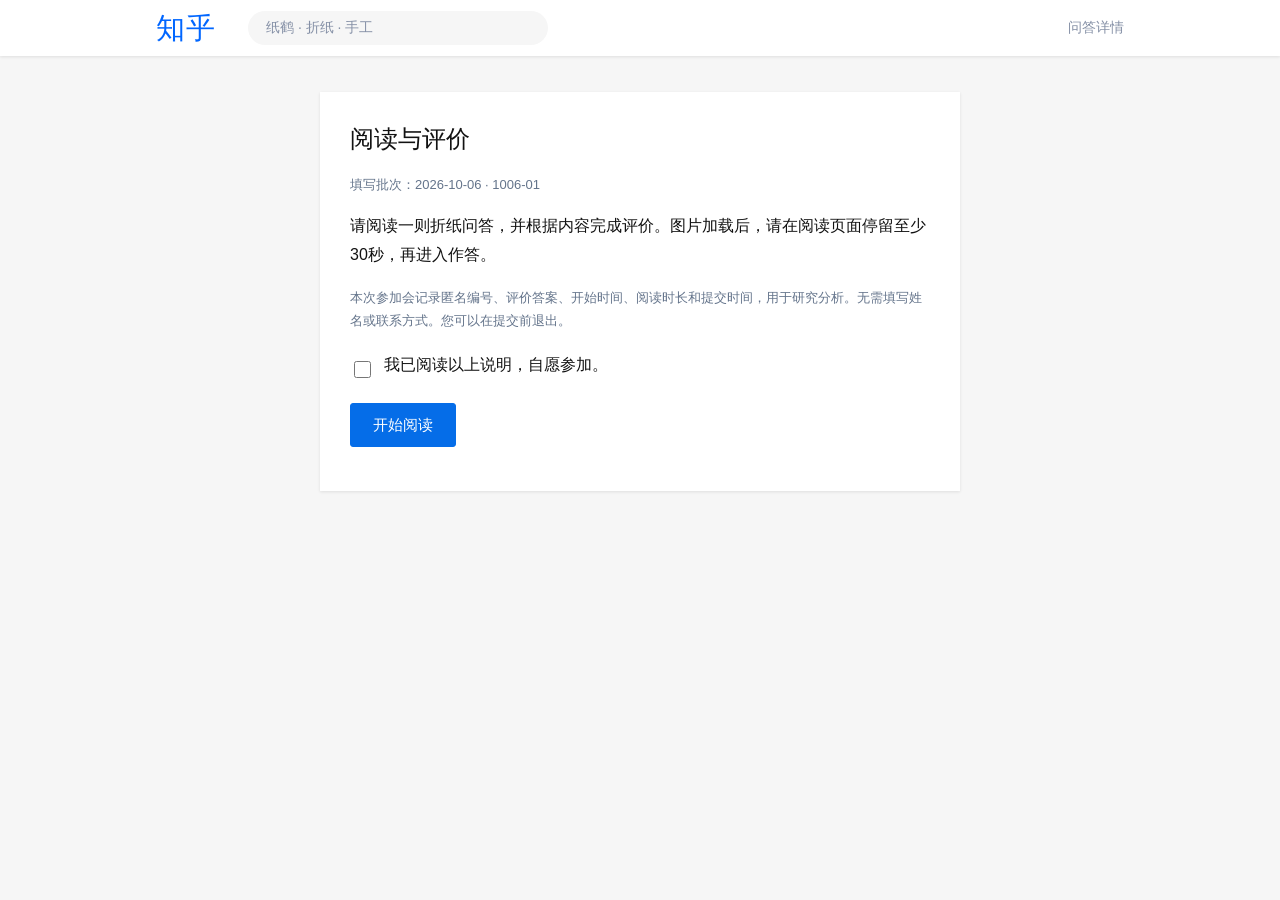
<file: index.html>
<!doctype html><html lang="zh-CN"><head><meta charset="utf-8"><meta name="viewport" content="width=device-width,initial-scale=1"><meta name="robots" content="noindex,follow"><link rel="icon" href="data:,"><title>阅读与评价</title><link rel="stylesheet" href="assets/style.css?v=2026-10-06-1006-01"><script src="assets/config.js" defer></script><script src="assets/app.js?v=2026-10-06-1006-01" defer></script></head><body data-page="entry"><header class="site-header"><div class="header-inner"><span class="wordmark" aria-label="知乎">知乎</span><span class="search-look">纸鹤 · 折纸 · 手工</span><span class="header-label">问答详情</span></div></header><noscript><p class="form-card">本次参加需要启用浏览器脚本，以记录阅读时间和保存答卷。请启用后从首页开始。</p></noscript><main class="form-card entry"><h1>阅读与评价</h1><p class="flow-note">填写批次：2026-10-06 · 1006-01</p><p>请阅读一则折纸问答，并根据内容完成评价。图片加载后，请在阅读页面停留至少30秒，再进入作答。</p><p class="flow-note">本次参加会记录匿名编号、评价答案、开始时间、阅读时长和提交时间，用于研究分析。无需填写姓名或联系方式。您可以在提交前退出。</p><form id="entry-form"><label class="consent"><input type="checkbox" name="consent" required><span>我已阅读以上说明，自愿参加。</span></label><button class="primary-button" id="start-button" type="submit">开始阅读</button><p class="form-status" id="flow-status" role="status"></p></form></main></body></html>
</file>
<file: assets/style.css>
:root{color-scheme:light;font-family:-apple-system,BlinkMacSystemFont,"Segoe UI","PingFang SC","Hiragino Sans GB","Microsoft YaHei",sans-serif;color:#121212;background:#f6f6f6;font-synthesis:none}
*{box-sizing:border-box}body{margin:0}a{color:#056de8;text-decoration:none}a:hover{text-decoration:underline}button,input{font:inherit}[hidden]{display:none!important}
a:focus-visible,button:focus-visible,input:focus-visible{outline:3px solid #0057d9;outline-offset:4px}
.site-header{height:56px;background:#fff;box-shadow:0 1px 3px #1212121a;position:sticky;top:0;z-index:10}.header-inner{max-width:1000px;height:100%;margin:auto;padding:0 16px;display:flex;align-items:center;gap:32px}
.wordmark{color:#0066ff;font-size:29px;line-height:1;font-weight:600;letter-spacing:1px}.search-look{background:#f6f6f6;border-radius:20px;padding:8px 18px;font-size:14px;color:#8590a6;width:300px}.header-label{margin-left:auto;color:#8590a6;font-size:14px}
.layout{max-width:1000px;width:calc(100% - 24px);margin:12px auto 32px;display:grid;grid-template-columns:minmax(0,694px) minmax(0,296px);gap:10px}.column{min-width:0}.card{background:#fff;padding:24px;box-shadow:0 1px 3px #1212121a;margin-bottom:8px}
.topics{display:flex;gap:8px;margin-bottom:12px}.topic{font-size:12px;line-height:1.8;color:#056de8;background:#eef5ff;padding:1px 8px;border-radius:3px}h1{font-size:24px;line-height:1.45;margin:0 0 16px;font-weight:700}
.question-meta{display:flex;align-items:center;gap:18px;font-size:14px;color:#8590a6}.mock-action{background:#056de8;color:#fff;padding:6px 16px;border-radius:3px}.author{display:flex;align-items:center;gap:12px;margin-bottom:22px}.avatar{width:38px;height:38px;border-radius:3px;background:#e97c37;color:#fff;display:grid;place-items:center;font-weight:700;font-size:18px}.author-name{font-size:15px;font-weight:600}.author-description{font-size:12px;color:#8590a6;margin-top:4px}
.answer-text{font-size:16px;line-height:2;color:#1f2937;overflow-wrap:break-word}.answer-text p{margin:0 0 18px}.answer-text h2{font-size:18px;line-height:1.7;margin:26px 0 14px;padding-left:12px;border-left:4px solid #0066ff}.answer-text strong{font-weight:600}
figure{margin:20px 0 22px}.reading-image{display:block;width:95%;height:auto;margin-inline:auto;border-radius:3px;border:1px solid #eee}.opening-image,.closing-image{aspect-ratio:auto}figcaption{font-size:13px;line-height:1.7;text-align:center;color:#8590a6;margin:8px 0 0}
.image-credit{font-size:12px;line-height:1.8;color:#8590a6;margin:24px 0 0}.social-row{display:flex;align-items:center;gap:16px;margin-top:24px;padding-top:18px;border-top:1px solid #f0f0f0;color:#8590a6;font-size:14px}.vote{color:#056de8;background:#ebf3ff;padding:8px 14px;border-radius:3px}.reading-footer{margin-top:22px;border-top:1px solid #eee;padding-top:20px}.primary-link,.primary-button{display:inline-block;background:#056de8;color:white;padding:10px 22px;border:1px solid #056de8;border-radius:3px;font-size:15px;line-height:1.5;cursor:pointer}.primary-link:hover{text-decoration:none;background:#005ccd}.flow-note{font-size:13px;color:#6b7280;line-height:1.7;margin:12px 0 0}
.related-card{padding:18px}.related-title{font-size:15px;margin:0 0 18px}.related-item{font-size:14px;color:#056de8;line-height:1.7;margin:0 0 16px}
.form-card{max-width:760px;width:calc(100% - 24px);margin:24px auto 40px;padding:30px;background:white;box-shadow:0 1px 3px #1212121a}.entry{max-width:640px;margin-top:36px}.form-card p{line-height:1.8}.scale-note{font-size:14px;color:#5e6876;background:#f7f9fc;padding:12px 16px}.questionnaire fieldset{border:0;padding:0;margin:26px 0 32px;min-width:0;scroll-margin-top:80px}.questionnaire legend{font-size:16px;line-height:1.8;margin-bottom:12px;padding:0}.rating{display:grid;grid-template-columns:repeat(7,minmax(0,1fr));gap:7px}.rating label{display:flex;align-items:center;justify-content:center;gap:5px;min-height:48px;background:#f7f9fc;border:1px solid #dbe0e8;border-radius:3px;cursor:pointer}.rating label:has(input:checked){border-color:#056de8;background:#edf4ff;color:#005ccd}.rating input{width:16px;height:16px;margin:0;accent-color:#056de8}.scale-ends{display:flex;justify-content:space-between;margin-top:8px;font-size:12px;color:#6b7280}.completion{border:1px solid #dbe0e8;padding:16px;margin-top:20px;line-height:1.8}.completion p{margin:6px 0 0}.form-status{font-size:14px;color:#b42318}.back-link{display:inline-block;margin-top:24px;font-size:14px}
@media(max-width:760px){.layout{display:block}.related-column{display:none}.header-inner{gap:20px}.search-look{width:auto;flex:1;max-width:300px}.header-label{display:none}.card{padding:20px}.form-card{padding:24px}.social-row{gap:12px;flex-wrap:wrap}}
@media(max-width:420px){h1{font-size:21px}.layout{width:100%;margin-top:8px}.card{padding:18px}.answer-text{font-size:16px}.header-inner{padding:0 18px;gap:20px}.search-look{font-size:12px;padding:8px 12px}.form-card{padding:20px 16px}.rating{gap:4px}.rating label{flex-direction:column;gap:4px}.question-meta{font-size:13px;gap:12px}}

.primary-button:disabled{background:#dbe0e8;border-color:#dbe0e8;color:#64748b;cursor:not-allowed}.flow-note{font-size:13px;line-height:1.8;color:#64748b}.consent{display:flex;align-items:flex-start;gap:10px;margin:22px 0}.consent input{margin-top:6px;width:17px;height:17px}.reading-footer{min-height:120px}.reading-footer .form-status{margin-top:10px}body[data-page=reading]:not(.session-ready) .layout,body[data-page=questionnaire]:not(.session-ready) .rating-form-content{visibility:hidden}body[data-page=reading]>.connection-card{display:none}body[data-page=reading]:not(.session-ready)>.connection-card{display:block}.questionnaire fieldset:disabled{opacity:.55}.credits{font-size:14px;color:#64748b;border-top:1px solid #e5e7eb;margin-top:28px;padding-top:20px}
</file>
